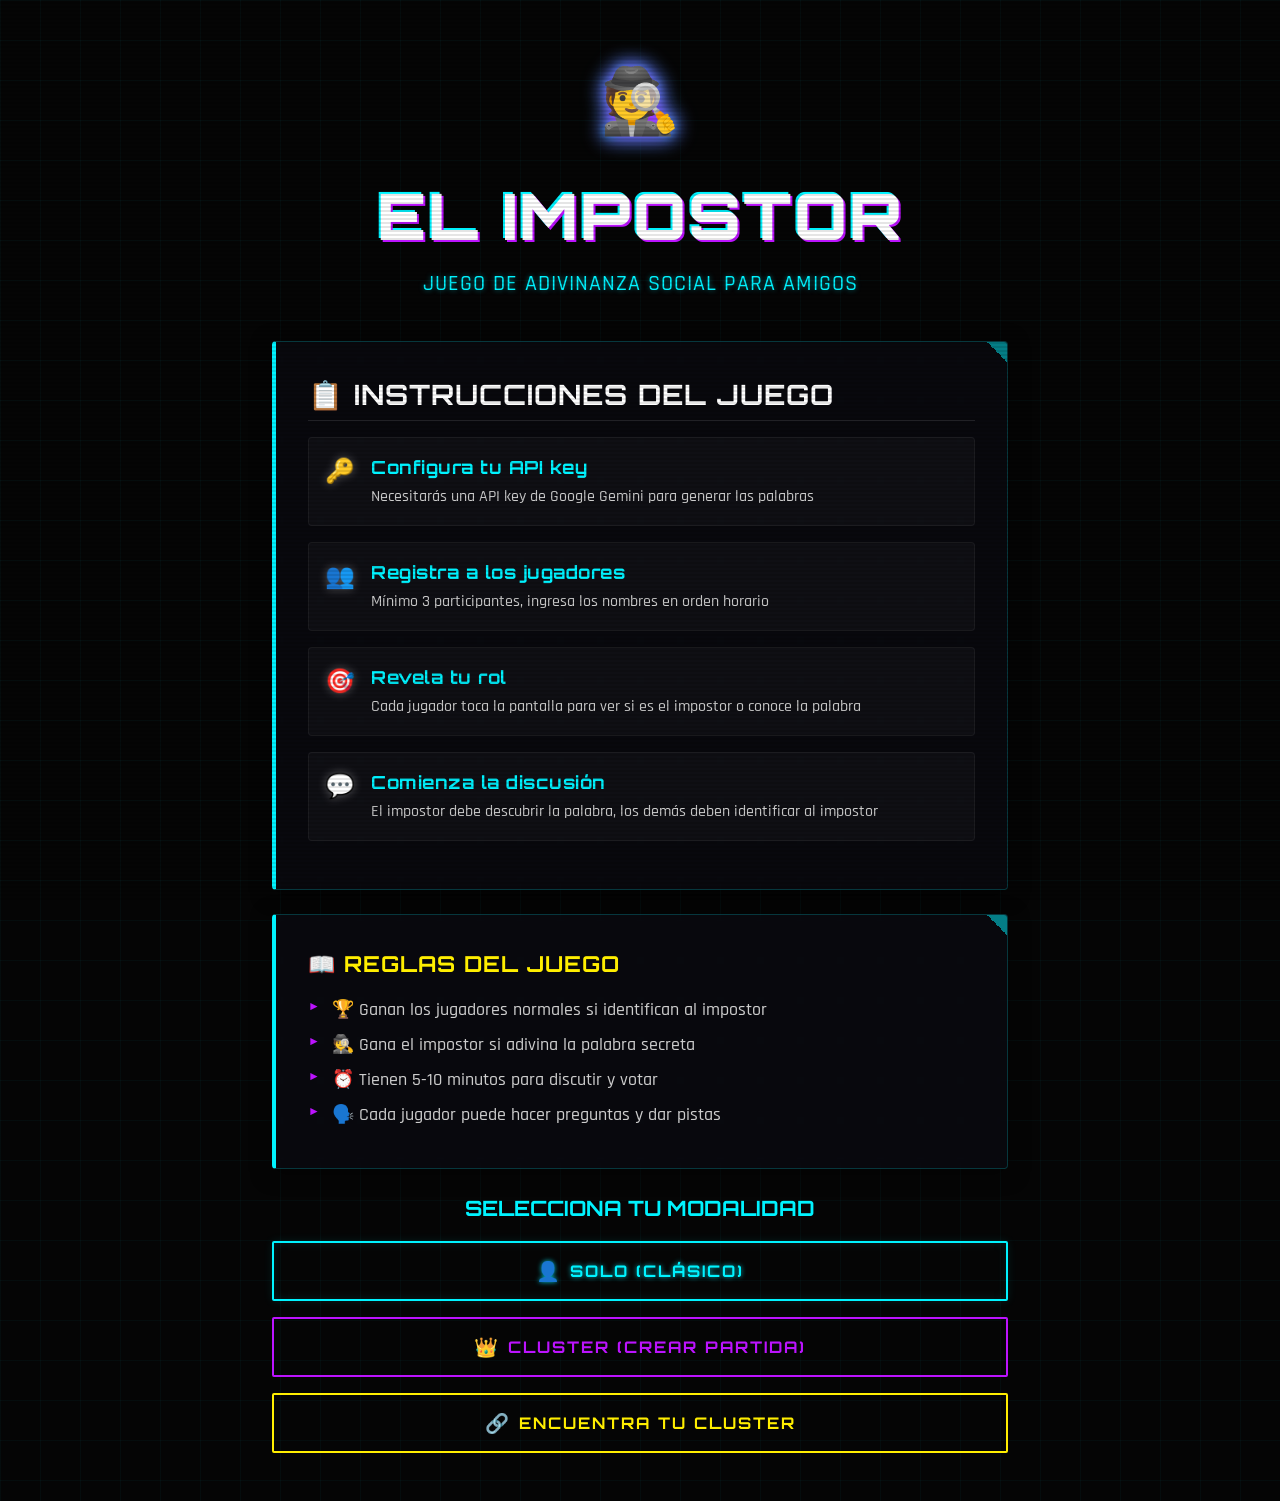
<file: index.html>
<!DOCTYPE html>
<html lang="es">
<head>
    <meta charset="UTF-8">
    <meta name="viewport" content="width=device-width, initial-scale=1.0, viewport-fit=cover">
    <title>🕵️ El Impostor - Juego de Adivinanza</title>
    <meta name="description" content="Juego social donde un impostor debe descubrir la palabra secreta mientras los demás intentan identificarlo">
    <link rel="stylesheet" href="css/main.css">
    <link rel="stylesheet" href="css/responsive.css">
    <link rel="stylesheet" href="css/animations.css">
    <link rel="preconnect" href="https://fonts.googleapis.com">
    <link rel="preconnect" href="https://fonts.gstatic.com" crossorigin>
    <link href="https://fonts.googleapis.com/css2?family=Orbitron:wght@400;700;900&family=Rajdhani:wght@300;500;700&display=swap" rel="stylesheet">
    <link rel="icon" type="image/svg+xml" href="assets/icons/favicon.svg">
</head>
<body>
    <div class="container">
        <header class="hero-section">
            <div class="logo">🕵️</div>
            <h1>El Impostor</h1>
            <p class="subtitle">Juego de adivinanza social para amigos</p>
        </header>

        <main class="content-section">
            <div class="card">
                <h2>📋 Instrucciones del Juego</h2>
                <ol class="instructions-list">
                    <li>
                        <span class="emoji">🔑</span>
                        <div>
                            <strong>Configura tu API key</strong>
                            <p>Necesitarás una API key de Google Gemini para generar las palabras</p>
                        </div>
                    </li>
                    <li>
                        <span class="emoji">👥</span>
                        <div>
                            <strong>Registra a los jugadores</strong>
                            <p>Mínimo 3 participantes, ingresa los nombres en orden horario</p>
                        </div>
                    </li>
                    <li>
                        <span class="emoji">🎯</span>
                        <div>
                            <strong>Revela tu rol</strong>
                            <p>Cada jugador toca la pantalla para ver si es el impostor o conoce la palabra</p>
                        </div>
                    </li>
                    <li>
                        <span class="emoji">💬</span>
                        <div>
                            <strong>Comienza la discusión</strong>
                            <p>El impostor debe descubrir la palabra, los demás deben identificar al impostor</p>
                        </div>
                    </li>
                </ol>
            </div>

            <div class="card rules-card">
                <h3>📖 Reglas del Juego</h3>
                <ul class="rules-list">
                    <li>🏆 Ganan los jugadores normales si identifican al impostor</li>
                    <li>🕵️ Gana el impostor si adivina la palabra secreta</li>
                    <li>⏰ Tienen 5-10 minutos para discutir y votar</li>
                    <li>🗣️ Cada jugador puede hacer preguntas y dar pistas</li>
                </ul>
            </div>
        </main>

        <footer class="action-section">
            <div class="game-modes">
                <h3 style="text-align: center; margin-bottom: 1rem; color: var(--neon-cyan); text-transform: uppercase; font-family: var(--font-heading);">Selecciona tu Modalidad</h3>
                <div style="display: flex; flex-direction: column; gap: 1rem;">
                    <button id="start-game" class="btn btn-primary">
                        <span class="btn-icon">👤</span>
                        Solo (Clásico)
                    </button>
                    <button id="start-cluster-host" class="btn btn-secondary" style="border-color: var(--neon-pink); color: var(--neon-pink);">
                        <span class="btn-icon">👑</span>
                        Cluster (Crear Partida)
                    </button>
                    <button id="start-cluster-join" class="btn btn-secondary" style="border-color: var(--neon-yellow); color: var(--neon-yellow);">
                        <span class="btn-icon">🔗</span>
                        Encuentra tu Cluster
                    </button>
                </div>
            </div>
        </footer>
    </div>

    <script src="js/storage.js"></script>
    <script src="js/main.js"></script>
</body>
</html>
</file>
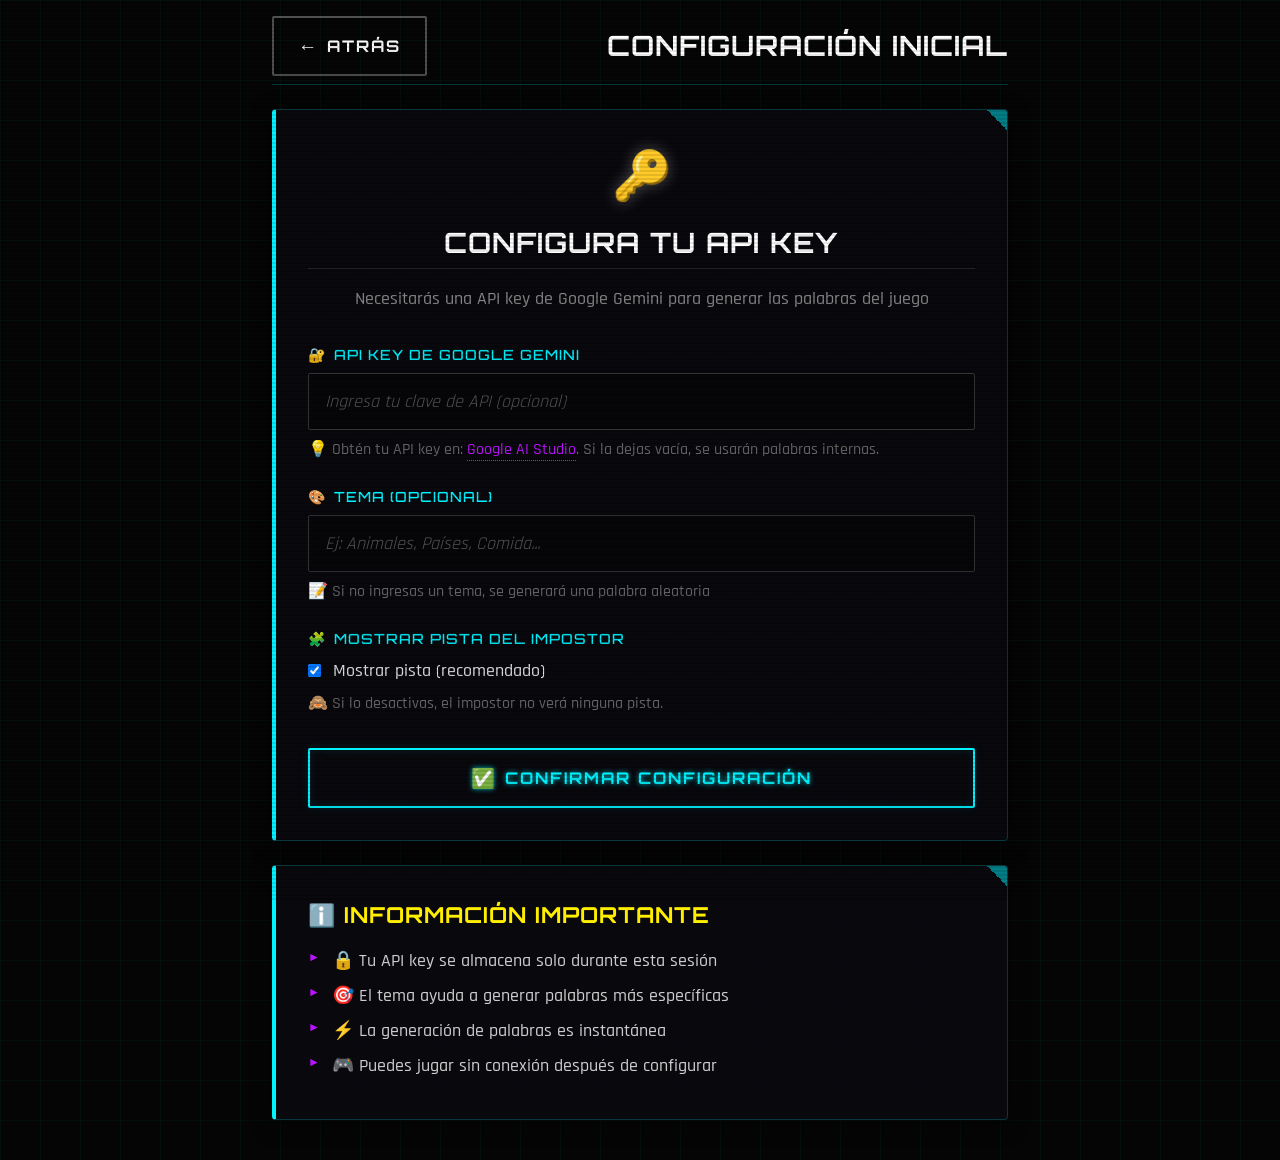
<file: config.html>
<!DOCTYPE html>
<html lang="es">
<head>
    <meta charset="UTF-8">
    <meta name="viewport" content="width=device-width, initial-scale=1.0, viewport-fit=cover">
    <title>🔧 Configuración - El Impostor</title>
    <meta name="description" content="Configura tu API key de Google Gemini para comenzar a jugar">
    <link rel="stylesheet" href="css/main.css">
    <link rel="stylesheet" href="css/responsive.css">
    <link rel="stylesheet" href="css/animations.css">
    <link rel="preconnect" href="https://fonts.googleapis.com">
    <link rel="preconnect" href="https://fonts.gstatic.com" crossorigin>
    <link href="https://fonts.googleapis.com/css2?family=Orbitron:wght@400;700;900&family=Rajdhani:wght@300;500;700&display=swap" rel="stylesheet">
    <link rel="icon" type="image/svg+xml" href="assets/icons/favicon.svg">
</head>
<body>
    <div class="container">
        <header class="page-header">
            <button id="back-btn" class="btn btn-secondary">
                <span class="btn-icon">←</span>
                Atrás
            </button>
            <h1>Configuración Inicial</h1>
        </header>

        <main class="content-section">
            <div class="card">
                <div class="form-header">
                    <span class="emoji">🔑</span>
                    <h2>Configura tu API key</h2>
                    <p>Necesitarás una API key de Google Gemini para generar las palabras del juego</p>
                </div>

                <form id="config-form" class="config-form">
                    <div class="form-group">
                        <label for="api-key" class="form-label">
                            <span class="label-icon">🔐</span>
                            API Key de Google Gemini
                        </label>
                        <input 
                            type="password" 
                            id="api-key" 
                            class="form-input" 
                            placeholder="Ingresa tu clave de API (opcional)"
                            autocomplete="off"
                        >
                        <div class="input-help">
                            <p>💡 Obtén tu API key en: <a href="https://makersuite.google.com/app/apikey" target="_blank" rel="noopener">Google AI Studio</a>. Si la dejas vacía, se usarán palabras internas.</p>
                        </div>
                        <div id="api-error" class="error-message"></div>
                    </div>

                    <div class="form-group">
                        <label for="theme" class="form-label">
                            <span class="label-icon">🎨</span>
                            Tema (opcional)
                        </label>
                        <input 
                            type="text" 
                            id="theme" 
                            class="form-input" 
                            placeholder="Ej: Animales, Países, Comida..."
                            autocomplete="off"
                        >
                        <div class="input-help">
                            <p>📝 Si no ingresas un tema, se generará una palabra aleatoria</p>
                        </div>
                    </div>

                    <div class="form-group">
                        <label for="show-hints" class="form-label">
                            <span class="label-icon">🧩</span>
                            Mostrar pista del impostor
                        </label>
                        <label style="display:flex; align-items:center; gap:12px; cursor:pointer; user-select:none;">
                            <input type="checkbox" id="show-hints" checked>
                            <span>Mostrar pista (recomendado)</span>
                        </label>
                        <div class="input-help">
                            <p>🙈 Si lo desactivas, el impostor no verá ninguna pista.</p>
                        </div>
                    </div>

                    <div class="form-actions">
                        <button type="submit" class="btn btn-primary">
                            <span class="btn-icon">✅</span>
                            Confirmar Configuración
                        </button>
                    </div>
                </form>
            </div>

            <div class="card info-card">
                <h3>ℹ️ Información Importante</h3>
                <ul class="info-list">
                    <li>🔒 Tu API key se almacena solo durante esta sesión</li>
                    <li>🎯 El tema ayuda a generar palabras más específicas</li>
                    <li>⚡ La generación de palabras es instantánea</li>
                    <li>🎮 Puedes jugar sin conexión después de configurar</li>
                </ul>
            </div>
        </main>
    </div>

    <script src="js/storage.js"></script>
    <script src="js/config.js"></script>
</body>
</html>
</file>
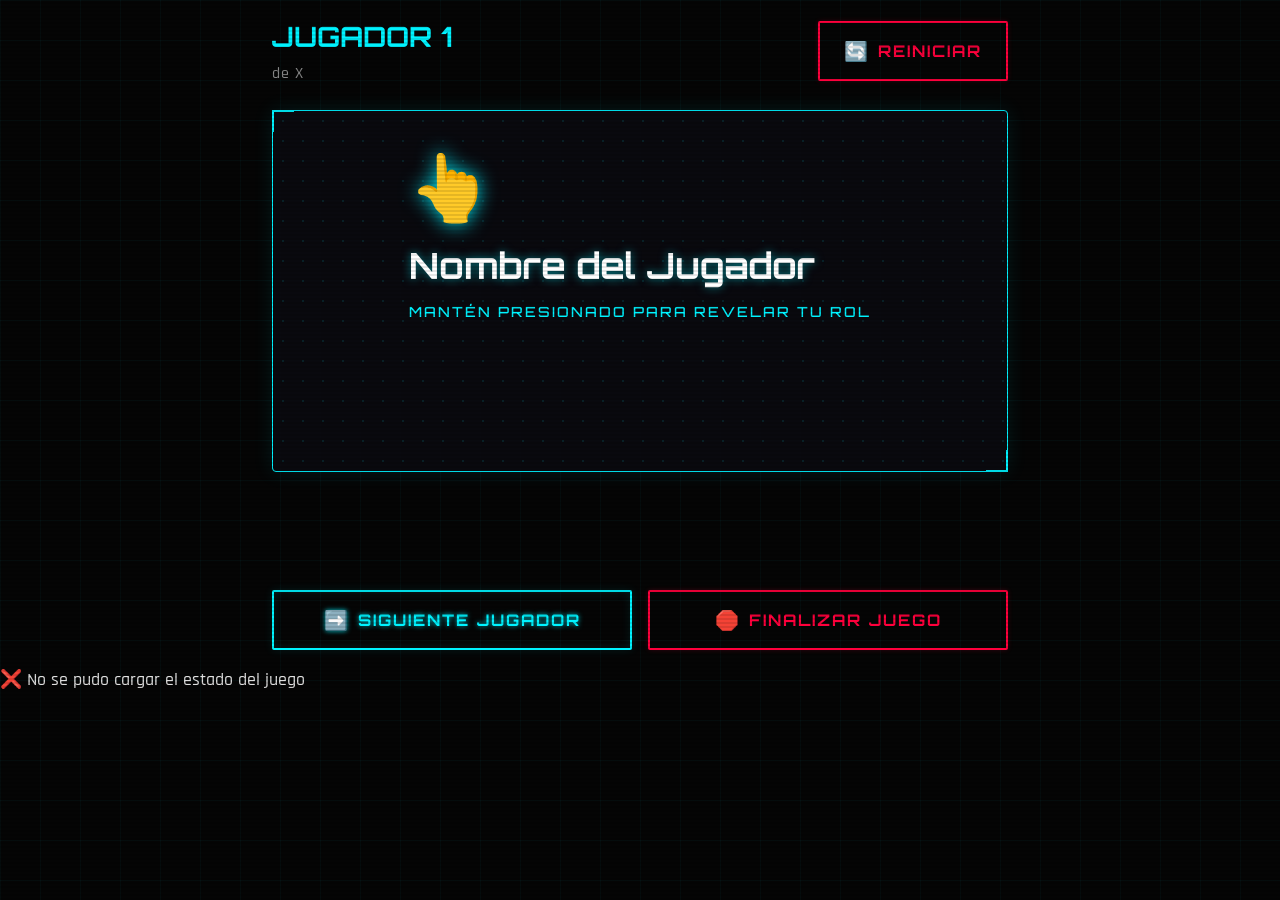
<file: game.html>
<!DOCTYPE html>
<html lang="es">
<head>
    <meta charset="UTF-8">
    <meta name="viewport" content="width=device-width, initial-scale=1.0, viewport-fit=cover">
    <title>🎮 Juego - El Impostor</title>
    <meta name="description" content="Interfaz de revelación de roles para el juego">
    <link rel="stylesheet" href="css/main.css">
    <link rel="stylesheet" href="css/responsive.css">
    <link rel="stylesheet" href="css/animations.css">
    <link rel="preconnect" href="https://fonts.googleapis.com">
    <link rel="preconnect" href="https://fonts.gstatic.com" crossorigin>
    <link href="https://fonts.googleapis.com/css2?family=Orbitron:wght@400;700;900&family=Rajdhani:wght@300;500;700&display=swap" rel="stylesheet">
    <link rel="icon" type="image/svg+xml" href="assets/icons/favicon.svg">
</head>
<body>
    <div class="container">
        <header class="game-header">
            <div class="game-info">
                <span id="current-player-number" class="player-number">Jugador 1</span>
                <span id="total-players" class="total-players">de X</span>
            </div>
            <button id="reset-game" class="btn btn-danger">
                <span class="btn-icon">🔄</span>
                Reiniciar
            </button>
        </header>

        <main class="game-main">
            <div class="reveal-area" id="reveal-area">
                <div class="hold-progress" aria-hidden="true">
                    <svg viewBox="0 0 100 100" preserveAspectRatio="none">
                        <rect x="3" y="3" width="94" height="94" rx="8" ry="8"></rect>
                    </svg>
                </div>
                <div class="reveal-content hidden" id="reveal-content">
                    <!-- El contenido se generará dinámicamente -->
                </div>
                
                <div class="tap-to-reveal" id="tap-to-reveal">
                    <div class="tap-icon">👆</div>
                    <h2 class="tap-title" id="player-name">Nombre del Jugador</h2>
                    <p class="tap-subtitle">Mantén presionado para revelar tu rol</p>
                    <div class="tap-pulse"></div>
                </div>
            </div>

            <div class="game-actions slide-in-up hidden">
                <button id="next-player" class="btn btn-primary enhanced-pulse">
                    <span class="btn-icon">➡️</span>
                    Siguiente Jugador
                </button>
                <button id="show-results" class="btn btn-success hidden">
                    <span class="btn-icon">🏁</span>
                    Ver Resultados
                </button>
                <button id="end-game-early" class="btn btn-danger">
                    <span class="btn-icon">🛑</span>
                    Finalizar Juego
                </button>
            </div>
        </main>

        <div id="game-complete" class="game-complete hidden">
            <div class="complete-card">
                <div class="complete-icon">🎉</div>
                <h2>¡Juego Completado!</h2>
                <p>Todos los jugadores han revelado sus roles</p>
                <div class="complete-actions">
                    <button id="end-game-final" class="btn btn-danger">
                        <span class="btn-icon">🛑</span>
                        Finalizar Juego
                    </button>
                    <button id="new-game" class="btn btn-secondary">
                        <span class="btn-icon">🔄</span>
                        Nuevo Juego
                    </button>
                </div>
            </div>
        </div>

        <div id="results-modal" class="modal hidden">
            <div class="modal-content">
                <div class="modal-header">
                    <h3>📋 Resumen del Juego</h3>
                    <button id="close-modal" class="modal-close">×</button>
                </div>
                <div class="modal-body">
                    <div class="results-summary">
                        <div class="result-item">
                            <span class="result-label">🎯 Palabra secreta:</span>
                            <span id="result-keyword" class="result-value"></span>
                        </div>
                        <div class="result-item">
                            <span class="result-label">🕵️ Impostor:</span>
                            <span id="result-impostor" class="result-value"></span>
                        </div>
                        <div class="result-item">
                            <span class="result-label">💡 Pista para el impostor:</span>
                            <span id="result-hint" class="result-value"></span>
                        </div>
                    </div>
                </div>
                <div class="modal-footer">
                    <button id="continue-discussion" class="btn btn-primary">
                        <span class="btn-icon">💬</span>
                        Continuar con la discusión
                    </button>
                </div>
            </div>
        </div>
    </div>

    <script src="js/storage.js"></script>
    <script src="js/gemini.js"></script>
    <script src="js/game.js"></script>
</body>
</html>
</file>
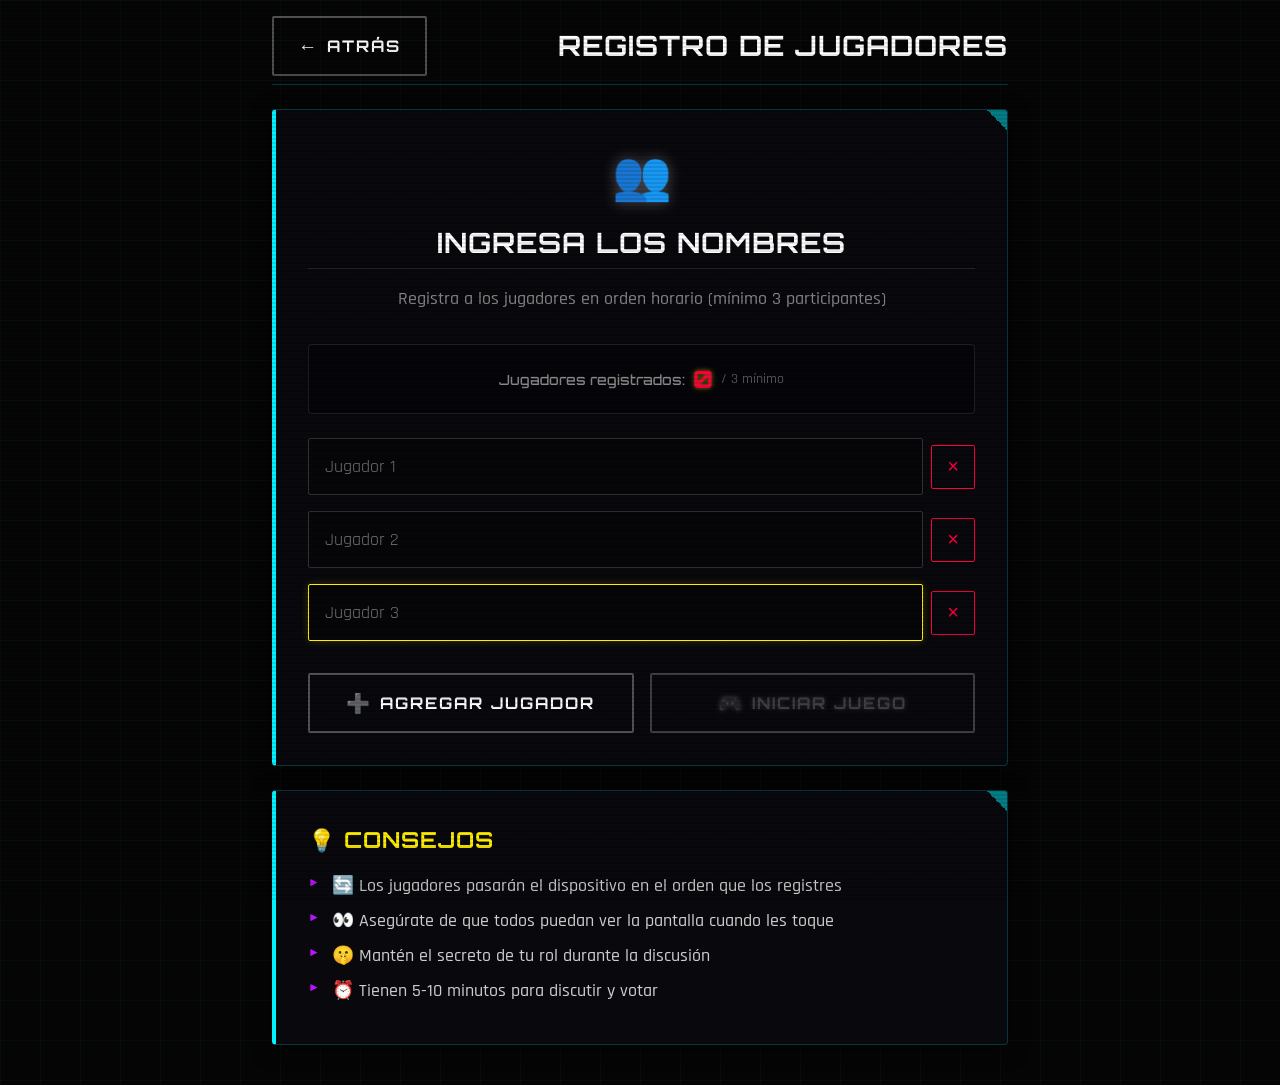
<file: players.html>
<!DOCTYPE html>
<html lang="es">
<head>
    <meta charset="UTF-8">
    <meta name="viewport" content="width=device-width, initial-scale=1.0, viewport-fit=cover">
    <title>👥 Jugadores - El Impostor</title>
    <meta name="description" content="Registra a los participantes del juego">
    <link rel="stylesheet" href="css/main.css">
    <link rel="stylesheet" href="css/responsive.css">
    <link rel="stylesheet" href="css/animations.css">
    <link rel="preconnect" href="https://fonts.googleapis.com">
    <link rel="preconnect" href="https://fonts.gstatic.com" crossorigin>
    <link href="https://fonts.googleapis.com/css2?family=Orbitron:wght@400;700;900&family=Rajdhani:wght@300;500;700&display=swap" rel="stylesheet">
    <link rel="icon" type="image/svg+xml" href="assets/icons/favicon.svg">
</head>
<body>
    <div class="container">
        <header class="page-header">
            <button id="back-btn" class="btn btn-secondary">
                <span class="btn-icon">←</span>
                Atrás
            </button>
            <h1>Registro de Jugadores</h1>
        </header>

        <main class="content-section">
            <div class="card">
                <div class="form-header">
                    <span class="emoji">👥</span>
                    <h2>Ingresa los nombres</h2>
                    <p>Registra a los jugadores en orden horario (mínimo 3 participantes)</p>
                </div>

                <div id="player-counter" class="player-counter">
                    <span class="counter-label">Jugadores registrados:</span>
                    <span id="player-count" class="counter-number">0</span>
                    <span class="counter-min">/ 3 mínimo</span>
                </div>

                <form id="players-form" class="players-form">
                    <div id="players-list" class="players-list">
                        <!-- Los campos de jugadores se generarán dinámicamente -->
                    </div>

                    <div class="form-actions">
                        <button type="button" id="add-player" class="btn btn-secondary">
                            <span class="btn-icon">➕</span>
                            Agregar Jugador
                        </button>
                        <button type="submit" id="start-game-btn" class="btn btn-primary" disabled>
                            <span class="btn-icon">🎮</span>
                            Iniciar Juego
                        </button>
                    </div>
                </form>
            </div>

            <div class="card tips-card">
                <h3>💡 Consejos</h3>
                <ul class="tips-list">
                    <li>🔄 Los jugadores pasarán el dispositivo en el orden que los registres</li>
                    <li>👀 Asegúrate de que todos puedan ver la pantalla cuando les toque</li>
                    <li>🤫 Mantén el secreto de tu rol durante la discusión</li>
                    <li>⏰ Tienen 5-10 minutos para discutir y votar</li>
                </ul>
            </div>
        </main>
    </div>

    <script src="js/storage.js"></script>
    <script src="js/players.js"></script>
</body>
</html>
</file>
<file: css/main.css>
/* ===== RESET Y VARIABLES CYBERPUNK ===== */
* {
    margin: 0;
    padding: 0;
    box-sizing: border-box;
}

:root {
    /* Paleta Cyberpunk */
    --bg-dark: #050505;
    --bg-panel: rgba(10, 10, 16, 0.85);
    --neon-cyan: #00f3ff;
    --neon-pink: #bc13fe;
    --neon-yellow: #ffee00;
    --neon-green: #00ff41;
    --neon-red: #ff003c;
    
    /* Colores de estado (mapeados a la paleta) */
    --success: var(--neon-green);
    --error: var(--neon-red);
    --warning: var(--neon-yellow);
    --info: var(--neon-cyan);
    
    /* Tipografía */
    --font-heading: 'Orbitron', sans-serif;
    --font-body: 'Rajdhani', sans-serif;
    
    --font-size-xs: 12px;
    --font-size-sm: 16px;
    --font-size-base: 18px;
    --font-size-lg: 22px;
    --font-size-xl: 28px;
    --font-size-2xl: 36px;
    
    /* Espaciado */
    --spacing-xs: 4px;
    --spacing-sm: 8px;
    --spacing-md: 16px;
    --spacing-lg: 24px;
    --spacing-xl: 32px;
    --spacing-2xl: 48px;
    
    /* Bordes y Efectos */
    --border-radius: 4px; /* Bordes más rectos */
    --border-radius-sm: 2px;
    --border-radius-lg: 8px;
    
    --glow-cyan: 0 0 10px rgba(0, 243, 255, 0.5), 0 0 20px rgba(0, 243, 255, 0.3);
    --glow-pink: 0 0 10px rgba(188, 19, 254, 0.5), 0 0 20px rgba(188, 19, 254, 0.3);
    
    /* Transiciones */
    --transition-fast: 0.15s ease-out;
    --transition-normal: 0.3s ease-out;
}

/* ===== ESTILOS BASE ===== */
html {
    font-size: 16px;
    -webkit-text-size-adjust: 100%;
    -webkit-tap-highlight-color: transparent;
}

body {
    font-family: var(--font-body);
    font-size: var(--font-size-base);
    font-weight: 500;
    line-height: 1.5;
    color: #e0e0e0;
    background-color: var(--bg-dark);
    /* Grid background */
    background-image: 
        linear-gradient(rgba(0, 243, 255, 0.03) 1px, transparent 1px),
        linear-gradient(90deg, rgba(0, 243, 255, 0.03) 1px, transparent 1px);
    background-size: 40px 40px;
    min-height: 100vh;
    padding: env(safe-area-inset-top) env(safe-area-inset-right) env(safe-area-inset-bottom) env(safe-area-inset-left);
    overflow-x: hidden;
}

/* Scanline overlay (pseudo-element on body) */
body::after {
    content: "";
    position: fixed;
    top: 0;
    left: 0;
    width: 100%;
    height: 100%;
    background: linear-gradient(rgba(18, 16, 16, 0) 50%, rgba(0, 0, 0, 0.1) 50%);
    background-size: 100% 4px;
    pointer-events: none;
    z-index: 9999;
}

/* ===== CONTENEDOR PRINCIPAL ===== */
.container {
    max-width: 480px;
    margin: 0 auto;
    padding: var(--spacing-md);
    min-height: 100vh;
    display: flex;
    flex-direction: column;
    position: relative;
    z-index: 1;
}

/* ===== HEADER ===== */
.hero-section {
    text-align: center;
    padding: var(--spacing-xl) 0;
}

.logo {
    font-size: 64px;
    margin-bottom: var(--spacing-md);
    text-shadow: 0 0 20px var(--neon-pink);
    filter: drop-shadow(0 0 5px var(--neon-cyan));
    animation: float 4s ease-in-out infinite;
}

.hero-section h1 {
    font-family: var(--font-heading);
    font-size: 42px;
    font-weight: 900;
    text-transform: uppercase;
    letter-spacing: 2px;
    margin-bottom: var(--spacing-xs);
    
    /* Cyberpunk Text Effect */
    color: #fff;
    text-shadow: 
        2px 2px 0px var(--neon-pink),
        -2px -2px 0px var(--neon-cyan);
}

.subtitle {
    font-family: var(--font-body);
    font-size: var(--font-size-lg);
    color: var(--neon-cyan);
    text-transform: uppercase;
    letter-spacing: 1px;
    text-shadow: 0 0 5px rgba(0, 243, 255, 0.5);
}

.page-header {
    display: flex;
    align-items: center;
    justify-content: space-between;
    margin-bottom: var(--spacing-lg);
    padding-top: var(--spacing-md);
    border-bottom: 1px solid rgba(0, 243, 255, 0.2);
    padding-bottom: var(--spacing-sm);
}

.page-header h1 {
    font-family: var(--font-heading);
    font-size: var(--font-size-xl);
    color: #fff;
    text-transform: uppercase;
    letter-spacing: 1px;
}

.game-header {
    display: flex;
    align-items: center;
    justify-content: space-between;
    margin-bottom: var(--spacing-lg);
    padding-top: var(--spacing-md);
}

.game-complete {
    position: fixed;
    inset: 0;
    padding: calc(env(safe-area-inset-top) + var(--spacing-md)) calc(env(safe-area-inset-right) + var(--spacing-md)) calc(env(safe-area-inset-bottom) + var(--spacing-md)) calc(env(safe-area-inset-left) + var(--spacing-md));
    display: flex;
    align-items: center;
    justify-content: center;
    z-index: 50;
    background: rgba(0, 0, 0, 0.6);
    backdrop-filter: blur(6px);
}

.complete-card {
    width: min(520px, 100%);
    border: 1px solid rgba(0, 243, 255, 0.2);
    border-radius: var(--border-radius);
    background: rgba(10, 10, 20, 0.85);
    box-shadow: 0 0 25px rgba(0, 243, 255, 0.12);
    padding: var(--spacing-lg);
    text-align: center;
}

.complete-icon {
    font-size: 44px;
    margin-bottom: var(--spacing-sm);
}

.complete-card h2 {
    margin-top: 0;
}

.complete-actions {
    margin-top: var(--spacing-lg);
    display: grid;
    grid-template-columns: 1fr;
    gap: 12px;
}

.game-info {
    font-family: var(--font-heading);
    color: var(--neon-cyan);
}

.player-number {
    font-size: var(--font-size-xl);
    font-weight: 700;
    display: block;
    text-transform: uppercase;
}

.total-players {
    font-family: var(--font-body);
    font-size: var(--font-size-sm);
    color: #888;
    letter-spacing: 1px;
}

/* ===== TARJETAS ===== */
.card {
    background: var(--bg-panel);
    border: 1px solid rgba(0, 243, 255, 0.2);
    border-left: 4px solid var(--neon-cyan);
    border-radius: var(--border-radius);
    padding: var(--spacing-lg);
    margin-bottom: var(--spacing-lg);
    box-shadow: 0 4px 20px rgba(0, 0, 0, 0.5);
    backdrop-filter: blur(5px);
    position: relative;
    overflow: hidden;
}

/* Tech decoration corner */
.card::before {
    content: '';
    position: absolute;
    top: 0;
    right: 0;
    width: 20px;
    height: 20px;
    background: linear-gradient(45deg, transparent 50%, var(--neon-cyan) 50%);
    opacity: 0.5;
}

.card h2, .card h3 {
    font-family: var(--font-heading);
    margin-bottom: var(--spacing-md);
    color: #fff;
    text-transform: uppercase;
    letter-spacing: 1px;
}

.card h2 {
    font-size: var(--font-size-xl);
    border-bottom: 1px solid rgba(255, 255, 255, 0.1);
    padding-bottom: var(--spacing-xs);
}

.card h3 {
    font-size: var(--font-size-lg);
    color: var(--neon-yellow);
}

/* ===== LISTAS ===== */
.instructions-list,
.rules-list,
.tips-list,
.info-list {
    list-style: none;
}

.instructions-list li {
    display: flex;
    align-items: flex-start;
    margin-bottom: var(--spacing-md);
    padding: var(--spacing-md);
    background: rgba(255, 255, 255, 0.03);
    border: 1px solid rgba(255, 255, 255, 0.05);
    border-radius: var(--border-radius);
    transition: all var(--transition-fast);
}

.instructions-list li:hover {
    border-color: var(--neon-cyan);
    box-shadow: inset 0 0 10px rgba(0, 243, 255, 0.1);
}

.instructions-list .emoji {
    font-size: 24px;
    margin-right: var(--spacing-md);
    filter: drop-shadow(0 0 5px rgba(255, 255, 255, 0.3));
}

.instructions-list strong {
    display: block;
    margin-bottom: 4px;
    color: var(--neon-cyan);
    font-family: var(--font-heading);
    letter-spacing: 0.5px;
}

.instructions-list p {
    color: #ccc;
    font-size: 16px;
    margin: 0;
}

.rules-list li,
.tips-list li,
.info-list li {
    margin-bottom: var(--spacing-sm);
    padding-left: var(--spacing-lg);
    position: relative;
    color: #ccc;
}

.rules-list li::before,
.tips-list li::before,
.info-list li::before {
    content: "►";
    color: var(--neon-pink);
    font-size: 12px;
    position: absolute;
    left: 0;
    top: 2px;
}

/* ===== FORMULARIOS ===== */
.form-header {
    text-align: center;
    margin-bottom: var(--spacing-xl);
}

.form-header .emoji {
    font-size: 48px;
    margin-bottom: var(--spacing-sm);
    display: block;
    text-shadow: 0 0 15px rgba(255, 255, 255, 0.3);
}

.form-header p {
    color: #888;
    margin: 0;
}

.form-group {
    margin-bottom: var(--spacing-lg);
}

.form-label {
    display: flex;
    align-items: center;
    margin-bottom: var(--spacing-sm);
    font-family: var(--font-heading);
    font-size: 14px;
    color: var(--neon-cyan);
    text-transform: uppercase;
    letter-spacing: 1px;
}

.label-icon {
    margin-right: var(--spacing-sm);
}

.form-input {
    width: 100%;
    padding: var(--spacing-md);
    background: rgba(0, 0, 0, 0.3);
    border: 1px solid #333;
    border-radius: var(--border-radius-sm);
    color: #fff;
    font-family: 'Share Tech Mono', monospace; /* Fallback monospace */
    font-family: var(--font-body);
    font-size: var(--font-size-base);
    transition: all var(--transition-fast);
}

.form-input:focus {
    outline: none;
    border-color: var(--neon-cyan);
    box-shadow: 0 0 10px rgba(0, 243, 255, 0.2);
    background: rgba(0, 243, 255, 0.05);
}

.form-input::placeholder {
    color: #555;
    font-style: italic;
}

.input-help {
    margin-top: var(--spacing-sm);
    font-size: var(--font-size-sm);
    color: #666;
}

.input-help a {
    color: var(--neon-pink);
    text-decoration: none;
    border-bottom: 1px dotted var(--neon-pink);
}

.error-message {
    margin-top: var(--spacing-sm);
    padding: var(--spacing-sm);
    background: rgba(255, 0, 60, 0.1);
    border: 1px solid var(--neon-red);
    color: var(--neon-red);
    font-size: var(--font-size-sm);
    text-transform: uppercase;
    letter-spacing: 0.5px;
    display: none;
}

.error-message.show {
    display: block;
    animation: shake 0.4s cubic-bezier(.36,.07,.19,.97) both;
}

/* ===== BOTONES CYBERPUNK ===== */
.btn {
    display: inline-flex;
    align-items: center;
    justify-content: center;
    padding: var(--spacing-md) var(--spacing-lg);
    background: transparent;
    border: 2px solid transparent;
    border-radius: var(--border-radius-sm);
    font-family: var(--font-heading);
    font-size: 16px;
    font-weight: 700;
    text-transform: uppercase;
    letter-spacing: 2px;
    cursor: pointer;
    transition: all 0.2s;
    touch-action: manipulation;
    user-select: none;
    position: relative;
    overflow: hidden;
    min-height: 50px;
}

/* Botón Primario (Cian) */
.btn-primary {
    color: var(--neon-cyan);
    border-color: var(--neon-cyan);
    box-shadow: 0 0 10px rgba(0, 243, 255, 0.1), inset 0 0 10px rgba(0, 243, 255, 0.1);
    text-shadow: 0 0 5px rgba(0, 243, 255, 0.8);
}

.btn-primary:hover:not(:disabled) {
    background: var(--neon-cyan);
    color: #000;
    box-shadow: 0 0 20px rgba(0, 243, 255, 0.6);
}

/* Botón Secundario (Gris/Blanco) */
.btn-secondary {
    color: #fff;
    border-color: rgba(255, 255, 255, 0.3);
}

.btn-secondary:hover:not(:disabled) {
    border-color: #fff;
    background: rgba(255, 255, 255, 0.1);
    box-shadow: 0 0 10px rgba(255, 255, 255, 0.2);
}

/* Botón Peligro (Rojo) */
.btn-danger {
    color: var(--neon-red);
    border-color: var(--neon-red);
    box-shadow: 0 0 5px rgba(255, 0, 60, 0.2);
}

.btn-danger:hover:not(:disabled) {
    background: var(--neon-red);
    color: #fff;
    box-shadow: 0 0 15px rgba(255, 0, 60, 0.5);
}

/* Botón Éxito (Verde/Rosa en este tema para contraste) */
.btn-success {
    color: var(--neon-pink);
    border-color: var(--neon-pink);
    box-shadow: 0 0 5px rgba(188, 19, 254, 0.2);
}

.btn-success:hover:not(:disabled) {
    background: var(--neon-pink);
    color: #fff;
    box-shadow: 0 0 15px rgba(188, 19, 254, 0.5);
}

/* Botón Advertencia (Amarillo) */
.btn-warning {
    color: var(--neon-yellow);
    border-color: var(--neon-yellow);
    box-shadow: 0 0 10px rgba(255, 238, 0, 0.12), inset 0 0 10px rgba(255, 238, 0, 0.08);
    text-shadow: 0 0 5px rgba(255, 238, 0, 0.65);
}

.btn-warning:hover:not(:disabled) {
    background: var(--neon-yellow);
    color: #000;
    box-shadow: 0 0 20px rgba(255, 238, 0, 0.55);
}

.btn:disabled {
    opacity: 0.3;
    cursor: not-allowed;
    filter: grayscale(100%);
    box-shadow: none;
}

.btn-icon {
    margin-right: 8px;
    font-size: 1.2em;
}

.keep-awake-indicator {
    display: flex;
    align-items: center;
    justify-content: center;
    gap: 10px;
    margin-top: var(--spacing-md);
    padding: var(--spacing-sm);
    border: 1px solid rgba(255, 255, 255, 0.12);
    border-radius: var(--border-radius);
    background: rgba(0, 0, 0, 0.25);
    font-family: var(--font-heading);
    font-size: 12px;
    letter-spacing: 1px;
    text-transform: uppercase;
    color: #888;
}

.keep-awake-dot {
    width: 10px;
    height: 10px;
    border-radius: 50%;
    background: var(--neon-cyan);
    box-shadow: 0 0 10px rgba(0, 243, 255, 0.6);
    animation: keepAwakePulse 1.5s ease-in-out infinite;
}

.keep-awake-indicator[data-state="active"] {
    color: var(--neon-cyan);
    border-color: rgba(0, 243, 255, 0.25);
}

.keep-awake-indicator[data-state="unsupported"] {
    color: #999;
    border-color: rgba(255, 255, 255, 0.12);
}

@keyframes keepAwakePulse {
    0%, 100% {
        transform: scale(0.85);
        opacity: 0.5;
    }
    50% {
        transform: scale(1.1);
        opacity: 1;
    }
}

/* ===== ACCIONES ===== */
.form-actions,
.game-actions {
    display: flex;
    gap: var(--spacing-md);
    margin-top: var(--spacing-xl);
}

.form-actions .btn,
.game-actions .btn {
    flex: 1;
}

.action-section {
    margin-top: auto;
    padding-bottom: var(--spacing-xl);
}

/* ===== CONTADOR DE JUGADORES ===== */
.player-counter {
    display: flex;
    align-items: center;
    justify-content: center;
    margin-bottom: var(--spacing-lg);
    padding: var(--spacing-md);
    background: rgba(0, 0, 0, 0.3);
    border: 1px solid rgba(255, 255, 255, 0.1);
    border-radius: var(--border-radius);
}

.counter-label {
    color: #888;
    margin-right: var(--spacing-sm);
    font-family: var(--font-heading);
    font-size: 14px;
}

.counter-number {
    font-family: var(--font-heading);
    font-size: 24px;
    font-weight: 700;
    color: var(--neon-yellow);
    margin-right: var(--spacing-sm);
    text-shadow: 0 0 5px rgba(255, 238, 0, 0.5);
}

.counter-min {
    color: #555;
    font-size: 14px;
}

/* ===== LISTA DE JUGADORES ===== */
.players-list {
    margin-bottom: var(--spacing-lg);
}

.player-input-group {
    display: flex;
    align-items: center;
    margin-bottom: var(--spacing-md);
    gap: var(--spacing-sm);
}

.player-input {
    flex: 1;
    padding: var(--spacing-md);
    background: rgba(0, 0, 0, 0.3);
    border: 1px solid #333;
    border-radius: var(--border-radius-sm);
    color: #fff;
    font-family: var(--font-body);
    font-size: 18px;
    transition: all 0.2s;
}

.player-input:focus {
    outline: none;
    border-color: var(--neon-yellow);
    box-shadow: 0 0 8px rgba(255, 238, 0, 0.2);
}

.remove-player {
    background: transparent;
    color: var(--neon-red);
    border: 1px solid var(--neon-red);
    border-radius: var(--border-radius-sm);
    width: 44px;
    height: 44px;
    display: flex;
    align-items: center;
    justify-content: center;
    cursor: pointer;
    font-size: 20px;
    transition: all 0.2s;
}

.remove-player:hover {
    background: var(--neon-red);
    color: #fff;
    box-shadow: 0 0 10px rgba(255, 0, 60, 0.4);
}

/* ===== ÁREA DE REVELACIÓN ===== */
.reveal-area {
    background: rgba(10, 10, 16, 0.9);
    border: 1px solid var(--neon-cyan);
    border-radius: var(--border-radius);
    min-height: 60vh;
    display: flex;
    align-items: center;
    justify-content: center;
    position: relative;
    cursor: pointer;
    user-select: none;
    touch-action: manipulation;
    box-shadow: 0 0 20px rgba(0, 243, 255, 0.1);
    margin-bottom: var(--spacing-lg);
    
    /* Grid interior sutil */
    background-image: radial-gradient(rgba(0, 243, 255, 0.1) 1px, transparent 1px);
    background-size: 20px 20px;
}

.hold-progress {
    position: absolute;
    inset: 0;
    pointer-events: none;
    z-index: 2;
    opacity: 0;
    transition: opacity 0.15s ease;
}

.reveal-area.hold-active .hold-progress {
    opacity: 1;
}

.hold-progress svg {
    width: 100%;
    height: 100%;
}

.hold-progress rect {
    fill: none;
    stroke: rgba(0, 243, 255, 0.35);
    stroke-width: 4;
    stroke-linecap: round;
    stroke-dasharray: 360;
    stroke-dashoffset: calc(360 * (1 - var(--hold-progress, 0)));
    transition: stroke 0.15s ease;
}

.reveal-area.hold-ready .hold-progress rect {
    stroke: rgba(0, 255, 120, 0.85);
}

/* Esquinas decorativas para el área de revelación */
.reveal-area::before, .reveal-area::after {
    content: '';
    position: absolute;
    width: 20px;
    height: 20px;
    border-color: var(--neon-cyan);
    border-style: solid;
    transition: all 0.3s;
}

.reveal-area::before {
    top: -1px;
    left: -1px;
    border-width: 2px 0 0 2px;
}

.reveal-area::after {
    bottom: -1px;
    right: -1px;
    border-width: 0 2px 2px 0;
}

.reveal-area:active {
    border-color: var(--neon-pink);
    box-shadow: 0 0 30px rgba(188, 19, 254, 0.2);
}

.tap-to-reveal {
    text-align: center;
    padding: var(--spacing-xl);
    transition: opacity var(--transition-normal);
}

.tap-icon {
    font-size: 64px;
    margin-bottom: var(--spacing-lg);
    animation: pulse 2s infinite;
    filter: drop-shadow(0 0 10px var(--neon-cyan));
}

.tap-title {
    font-family: var(--font-heading);
    font-size: var(--font-size-2xl);
    color: #fff;
    margin-bottom: var(--spacing-sm);
    text-shadow: 0 0 10px rgba(0, 243, 255, 0.5);
}

.tap-subtitle {
    color: var(--neon-cyan);
    font-family: var(--font-heading);
    text-transform: uppercase;
    letter-spacing: 2px;
    font-size: 14px;
}

.tap-pulse {
    width: 150px;
    height: 150px;
    border: 2px solid var(--neon-cyan);
    border-radius: 50%;
    position: absolute;
    top: 50%;
    left: 50%;
    transform: translate(-50%, -50%);
    animation: ripple 2s infinite;
    pointer-events: none;
    opacity: 0;
}

.reveal-content {
    text-align: center;
    padding: var(--spacing-xl);
    width: 100%;
    max-width: 340px;
}

.reveal-content .role-title {
    font-family: var(--font-heading);
    font-size: 42px;
    font-weight: 900;
    margin-bottom: var(--spacing-lg);
    color: #fff;
    text-transform: uppercase;
    text-shadow: 0 0 20px currentColor;
}

.reveal-content .keyword {
    font-family: var(--font-heading);
    font-size: 32px;
    font-weight: 700;
    color: var(--neon-green);
    background: rgba(0, 255, 65, 0.1);
    border: 1px solid var(--neon-green);
    padding: var(--spacing-lg);
    margin-bottom: var(--spacing-md);
    box-shadow: 0 0 15px rgba(0, 255, 65, 0.2);
    text-transform: uppercase;
    letter-spacing: 2px;
}

.reveal-content .hint {
    font-size: 18px;
    color: #ddd;
    background: rgba(255, 255, 255, 0.05);
    border-left: 2px solid var(--neon-yellow);
    padding: var(--spacing-md);
    margin: 0;
    text-align: left;
}

/* Estilo específico para impostor */
.impostor-role {
    color: var(--neon-red) !important;
    text-shadow: 0 0 20px var(--neon-red) !important;
}

/* ===== MODALES ===== */
.modal {
    position: fixed;
    top: 0;
    left: 0;
    width: 100%;
    height: 100%;
    background: rgba(0, 0, 0, 0.9);
    backdrop-filter: blur(8px);
    display: flex;
    align-items: center;
    justify-content: center;
    z-index: 1000;
    padding: var(--spacing-md);
}

.modal-content {
    background: #0a0a10;
    border: 1px solid var(--neon-pink);
    box-shadow: 0 0 30px rgba(188, 19, 254, 0.3);
    max-width: 400px;
    width: 100%;
    max-height: 80vh;
    overflow-y: auto;
}

.modal-header {
    display: flex;
    align-items: center;
    justify-content: space-between;
    padding: var(--spacing-lg);
    border-bottom: 1px solid rgba(188, 19, 254, 0.3);
    background: linear-gradient(90deg, rgba(188, 19, 254, 0.1), transparent);
}

.modal-header h3 {
    margin: 0;
    color: var(--neon-pink);
    font-family: var(--font-heading);
    text-transform: uppercase;
    letter-spacing: 1px;
}

.modal-close {
    background: none;
    border: none;
    font-size: 24px;
    cursor: pointer;
    color: var(--neon-pink);
    transition: transform 0.2s;
}

.modal-close:hover {
    transform: rotate(90deg) scale(1.2);
}

.modal-body {
    padding: var(--spacing-lg);
}

.modal-footer {
    padding: var(--spacing-lg);
    border-top: 1px solid rgba(255, 255, 255, 0.1);
}

/* ===== RESULTADOS ===== */
.results-summary {
    display: flex;
    flex-direction: column;
    gap: var(--spacing-md);
}

.result-item {
    display: flex;
    justify-content: space-between;
    align-items: center;
    padding: var(--spacing-md);
    background: rgba(255, 255, 255, 0.03);
    border-bottom: 1px solid rgba(255, 255, 255, 0.1);
}

.vote-bars {
    margin-top: var(--spacing-lg);
    display: flex;
    flex-direction: column;
    gap: 10px;
}

.vote-bar-row {
    display: grid;
    grid-template-columns: 1fr;
    gap: 6px;
    padding: 10px;
    border: 1px solid rgba(255, 255, 255, 0.08);
    border-radius: var(--border-radius);
    background: rgba(0, 0, 0, 0.2);
}

.vote-bar-meta {
    display: flex;
    justify-content: space-between;
    align-items: baseline;
    gap: 12px;
    color: #ccc;
}

.vote-bar-name {
    font-family: var(--font-heading);
    color: #fff;
    letter-spacing: 1px;
}

.vote-bar-count {
    font-family: var(--font-heading);
    color: var(--neon-yellow);
    letter-spacing: 1px;
    white-space: nowrap;
}

.vote-bar-track {
    width: 100%;
    height: 10px;
    border-radius: 999px;
    background: rgba(255, 255, 255, 0.08);
    overflow: hidden;
}

.vote-bar-fill {
    height: 100%;
    width: 0;
    border-radius: 999px;
    background: linear-gradient(90deg, var(--neon-pink), var(--neon-cyan));
    box-shadow: 0 0 10px rgba(0, 243, 255, 0.25);
    transition: width var(--transition-normal);
}

.result-label {
    font-family: var(--font-heading);
    font-size: 14px;
    color: #888;
    text-transform: uppercase;
}

.result-value {
    font-family: var(--font-heading);
    font-weight: 700;
    font-size: 20px;
    color: #fff;
    text-shadow: 0 0 5px rgba(255, 255, 255, 0.5);
}

#result-keyword { color: var(--neon-green); text-shadow: 0 0 5px var(--neon-green); }
#result-impostor { color: var(--neon-red); text-shadow: 0 0 5px var(--neon-red); }

/* ===== UTILIDADES ===== */
.hidden {
    display: none !important;
}

/* ===== ROOM LIST ===== */
.available-rooms-section {
    margin-top: var(--spacing-lg);
    border-top: 1px solid rgba(255, 255, 255, 0.1);
    padding-top: var(--spacing-lg);
}

.section-title {
    color: var(--neon-cyan);
    font-size: var(--font-size-lg);
    margin-bottom: var(--spacing-md);
    text-align: center;
    text-transform: uppercase;
}

.rooms-list {
    list-style: none;
    max-height: 200px;
    overflow-y: auto;
    background: rgba(0, 0, 0, 0.2);
    border: 1px solid rgba(0, 243, 255, 0.1);
    border-radius: var(--border-radius);
    padding: var(--spacing-sm);
}

.room-item {
    display: flex;
    justify-content: space-between;
    align-items: center;
    padding: var(--spacing-sm) var(--spacing-md);
    border-bottom: 1px solid rgba(255, 255, 255, 0.05);
    transition: background 0.2s;
}

.room-item:last-child {
    border-bottom: none;
}

.room-item:hover {
    background: rgba(0, 243, 255, 0.05);
}

.room-info {
    display: flex;
    flex-direction: column;
}

.room-name {
    color: #fff;
    font-weight: 700;
}

.room-details {
    font-size: 12px;
    color: #888;
}

.join-room-btn {
    padding: 4px 12px;
    font-size: 12px;
    min-height: 30px;
}

.text-center { text-align: center; }
.text-muted { color: #666; font-size: 0.9em; }
.text-success { color: var(--success); }
.text-error { color: var(--error); }
.text-warning { color: var(--warning); }

/* ===== MEDIA QUERIES ===== */
@media (max-width: 375px) {
    .container { padding: var(--spacing-sm); }
    .hero-section h1 { font-size: 32px; }
    .btn { font-size: 14px; padding: 12px; }
}

@media (min-width: 768px) {
    .container {
        max-width: 768px;
        padding: var(--spacing-xl);
    }
    
    .hero-section h1 { font-size: 64px; }
    .card { padding: var(--spacing-xl); }
}
</file>
<file: css/responsive.css>
/* ===== iOS SPECIFIC STYLES ===== */

/* Optimización para dispositivos iOS */
@supports (-webkit-touch-callout: none) {
    /* iOS Safari specific styles */
    body {
        -webkit-text-size-adjust: none;
        -webkit-font-smoothing: antialiased;
        -moz-osx-font-smoothing: grayscale;
    }
    
    /* Prevenir zoom en inputs */
    input, textarea, select {
        font-size: 16px !important;
    }
    
    /* Mejorar rendimiento de animaciones */
    .card, .btn, .reveal-area {
        -webkit-transform: translateZ(0);
        transform: translateZ(0);
        -webkit-backface-visibility: hidden;
        backface-visibility: hidden;
        -webkit-perspective: 1000px;
        perspective: 1000px;
    }
}

/* ===== iPHONE SPECIFIC ===== */

/* iPhone SE, 8, X, 11, 12, 13, 14 */
@media only screen and (max-device-width: 414px) and (-webkit-min-device-pixel-ratio: 2) {
    /* Ajustar espaciado para notch */
    .container {
        padding-top: calc(env(safe-area-inset-top) + 20px);
        padding-bottom: calc(env(safe-area-inset-bottom) + 20px);
    }
    
    /* Optimizar botones para touch */
    .btn {
        min-height: 50px;
        font-size: 17px;
        padding: 12px 24px;
    }
    
    /* Agrandar áreas táctiles */
    .tap-to-reveal {
        padding: 32px 24px;
        min-height: 300px;
        display: flex;
        flex-direction: column;
        justify-content: center;
        align-items: center;
    }
    
    .tap-icon {
        font-size: 80px;
        margin-bottom: 24px;
    }
    
    /* Ajustar tipografía para mejor legibilidad */
    .hero-section h1 {
        font-size: 36px;
        line-height: 1.2;
    }
    
    .subtitle {
        font-size: 20px;
    }
    
    /* Optimizar inputs para iOS */
    .form-input {
        padding: 16px;
        font-size: 17px;
        border-radius: 10px;
    }
    
    .player-input {
        padding: 16px;
        font-size: 17px;
        border-radius: 10px;
    }
}

/* iPhone Plus models */
@media only screen and (min-device-width: 414px) and (max-device-width: 428px) and (-webkit-min-device-pixel-ratio: 3) {
    .container {
        max-width: 428px;
    }
    
    .hero-section {
        padding: 60px 0;
    }
    
    .logo {
        font-size: 72px;
    }
    
    .tap-to-reveal {
        min-height: 350px;
    }
}

/* iPhone 14 Pro, Pro Max */
@media only screen and (min-device-width: 393px) and (max-device-width: 430px) and (-webkit-min-device-pixel-ratio: 3) {
    .container {
        padding-top: calc(env(safe-area-inset-top) + 25px);
    }
    
    .hero-section {
        padding: 70px 0;
    }
    
    .tap-icon {
        font-size: 90px;
    }
}

/* ===== iPAD SPECIFIC ===== */

/* iPad Mini, iPad */
@media only screen and (min-device-width: 768px) and (max-device-width: 1024px) and (-webkit-min-device-pixel-ratio: 2) {
    .container {
        max-width: 768px;
        padding: 40px;
    }
    
    .hero-section {
        padding: 80px 0;
    }
    
    .logo {
        font-size: 96px;
    }
    
    .hero-section h1 {
        font-size: 48px;
    }
    
    .subtitle {
        font-size: 24px;
    }
    
    .tap-to-reveal {
        min-height: 400px;
        padding: 48px;
    }
    
    .tap-icon {
        font-size: 120px;
    }
    
    .tap-title {
        font-size: 32px;
    }
    
    .tap-subtitle {
        font-size: 20px;
    }
    
    /* Optimizar para orientación horizontal */
    @media (orientation: landscape) {
        .container {
            max-width: 1024px;
            padding: 30px 60px;
        }
        
        .hero-section {
            padding: 60px 0;
        }
        
        .tap-to-reveal {
            min-height: 300px;
        }
    }
}

/* iPad Pro */
@media only screen and (min-device-width: 1024px) and (max-device-width: 1366px) and (-webkit-min-device-pixel-ratio: 2) {
    .container {
        max-width: 1024px;
        padding: 60px;
    }
    
    .hero-section {
        padding: 100px 0;
    }
    
    .logo {
        font-size: 120px;
    }
    
    .hero-section h1 {
        font-size: 56px;
    }
    
    .subtitle {
        font-size: 28px;
    }
    
    .tap-to-reveal {
        min-height: 500px;
        padding: 60px;
    }
    
    .tap-icon {
        font-size: 140px;
    }
    
    .tap-title {
        font-size: 36px;
    }
    
    .tap-subtitle {
        font-size: 24px;
    }
    
    /* Orientación horizontal */
    @media (orientation: landscape) {
        .container {
            max-width: 1366px;
            padding: 40px 80px;
        }
        
        .tap-to-reveal {
            min-height: 400px;
        }
    }
}

/* ===== ORIENTATION SPECIFIC ===== */

/* Portrait optimization */
@media (orientation: portrait) {
    .reveal-area {
        min-height: 50vh;
    }
    
    .tap-to-reveal {
        display: flex;
        flex-direction: column;
        justify-content: center;
        align-items: center;
        text-align: center;
    }
}

/* Landscape optimization */
@media (orientation: landscape) {
    .container {
        padding-top: calc(env(safe-area-inset-top) + 10px);
        padding-bottom: calc(env(safe-area-inset-bottom) + 10px);
    }
    
    .hero-section {
        padding: 40px 0;
    }
    
    .tap-to-reveal {
        min-height: 40vh;
        flex-direction: row;
        gap: 40px;
        text-align: left;
    }
    
    .tap-icon {
        margin-bottom: 0;
        margin-right: 20px;
    }
    
    .reveal-area {
        min-height: 40vh;
    }
    
    /* Ajustar layout para landscape */
    .game-main {
        display: flex;
        flex-direction: column;
        justify-content: space-between;
        min-height: 60vh;
    }
}

/* ===== TOUCH OPTIMIZATION ===== */

/* Mejorar responsividad táctil */
@media (hover: none) and (pointer: coarse) {
    /* Aumentar áreas táctiles mínimas */
    .btn {
        min-height: 50px;
        min-width: 100px;
    }
    
    .form-input,
    .player-input {
        min-height: 50px;
    }
    
    .remove-player {
        min-height: 44px;
        min-width: 44px;
    }
    
    /* Eliminar hover effects en dispositivos táctiles */
    .btn:hover:not(:disabled) {
        transform: none;
    }
    
    .card:hover {
        transform: none;
    }
    
    /* Agregar feedback táctil visual */
    .btn:active:not(:disabled) {
        transform: scale(0.98);
        background: var(--primary-dark);
    }
    
    .reveal-area:active {
        transform: scale(0.98);
    }
}

/* ===== HIGH DPI DISPLAYS ===== */

@media (-webkit-min-device-pixel-ratio: 2), (min-resolution: 192dpi) {
    /* Optimizar para pantallas de alta densidad */
    .card {
        box-shadow: 0 4px 20px rgba(0, 0, 0, 0.12);
    }
    
    .btn {
        box-shadow: 0 2px 12px rgba(0, 0, 0, 0.15);
    }
    
    /* Mejorar nitidez de bordes */
    .form-input,
    .player-input {
        border-width: 1px;
    }
}

/* ===== DARK MODE SUPPORT ===== */

@media (prefers-color-scheme: dark) {
    /* No aplicar dark mode ya que el diseño ya es oscuro */
    /* Pero podemos ajustar algunos elementos si es necesario */
}

/* ===== REDUCED MOTION ===== */

@media (prefers-reduced-motion: reduce) {
    /* Desactivar animaciones complejas */
    .tap-icon {
        animation: none;
    }
    
    .tap-pulse {
        animation: none;
    }
    
    .logo {
        animation: none;
    }
    
    .reveal-area {
        transition: none;
    }
}

/* ===== SAFARI SPECIFIC FIXES ===== */

/* Fix para el problema de 100vh en iOS Safari */
@supports (-webkit-appearance: none) {
    .container {
        min-height: -webkit-fill-available;
    }
    
    .reveal-area {
        min-height: 50vh;
        min-height: -webkit-fill-available;
    }
}

/* ===== CHROME iOS FIXES ===== */

/* Fix para Chrome en iOS */
@supports (-webkit-touch-callout: none) {
    /* Prevenir selección de texto no deseada */
    .tap-to-reveal,
    .btn,
    .reveal-area {
        -webkit-user-select: none;
        user-select: none;
        -webkit-touch-callout: none;
    }
    
    /* Mejorar rendimiento de scroll */
    .container {
        -webkit-overflow-scrolling: touch;
    }
}

/* ===== ACCESSIBILITY IMPROVEMENTS ===== */

/* Mejorar contraste para accesibilidad */
@media (prefers-contrast: high) {
    .form-input,
    .player-input {
        border-width: 2px;
        border-color: var(--primary-dark);
    }
    
    .btn {
        border: 2px solid transparent;
    }
    
    .btn-primary {
        border-color: var(--white);
    }
}

/* ===== SAFE AREA INSET SUPPORT ===== */

/* Soporte completo para notch y bordes redondeados */
@supports (padding: env(safe-area-inset-top)) {
    .container {
        padding-left: max(var(--spacing-md), env(safe-area-inset-left));
        padding-right: max(var(--spacing-md), env(safe-area-inset-right));
        padding-top: max(var(--spacing-md), env(safe-area-inset-top));
        padding-bottom: max(var(--spacing-md), env(safe-area-inset-bottom));
    }
    
    .page-header,
    .game-header {
        padding-top: env(safe-area-inset-top);
    }
    
    .action-section {
        padding-bottom: calc(env(safe-area-inset-bottom) + var(--spacing-xl));
    }
}
</file>
<file: css/animations.css>
/* ===== ANIMACIONES ADICIONALES ===== */

/* Animación de entrada de tarjetas */
@keyframes slideInUp {
    from {
        opacity: 0;
        transform: translateY(30px);
    }
    to {
        opacity: 1;
        transform: translateY(0);
    }
}

@keyframes slideInDown {
    from {
        opacity: 0;
        transform: translateY(-30px);
    }
    to {
        opacity: 1;
        transform: translateY(0);
    }
}

@keyframes slideInLeft {
    from {
        opacity: 0;
        transform: translateX(-30px);
    }
    to {
        opacity: 1;
        transform: translateX(0);
    }
}

@keyframes slideInRight {
    from {
        opacity: 0;
        transform: translateX(30px);
    }
    to {
        opacity: 1;
        transform: translateX(0);
    }
}

/* Animación de escalado */
@keyframes scaleIn {
    from {
        opacity: 0;
        transform: scale(0.9);
    }
    to {
        opacity: 1;
        transform: scale(1);
    }
}

@keyframes scaleOut {
    from {
        opacity: 1;
        transform: scale(1);
    }
    to {
        opacity: 0;
        transform: scale(0.9);
    }
}

/* Animación de rotación */
@keyframes rotate {
    from {
        transform: rotate(0deg);
    }
    to {
        transform: rotate(360deg);
    }
}

@keyframes rotateReverse {
    from {
        transform: rotate(360deg);
    }
    to {
        transform: rotate(0deg);
    }
}

/* Animación de aparición suave */
@keyframes fadeInScale {
    from {
        opacity: 0;
        transform: scale(0.95);
    }
    to {
        opacity: 1;
        transform: scale(1);
    }
}

@keyframes fadeOutScale {
    from {
        opacity: 1;
        transform: scale(1);
    }
    to {
        opacity: 0;
        transform: scale(0.95);
    }
}

/* Animación de shake para errores */
@keyframes shake {
    0%, 100% {
        transform: translateX(0);
    }
    10%, 30%, 50%, 70%, 90% {
        transform: translateX(-5px);
    }
    20%, 40%, 60%, 80% {
        transform: translateX(5px);
    }
}

/* Animación de parpadeo */
@keyframes blink {
    0%, 100% {
        opacity: 1;
    }
    50% {
        opacity: 0.3;
    }
}

/* Animación de flotación */
@keyframes float {
    0%, 100% {
        transform: translateY(0px);
    }
    50% {
        transform: translateY(-10px);
    }
}

/* Animación de ripple */
@keyframes ripple {
    0% {
        transform: translate(-50%, -50%) scale(0.5);
        opacity: 0;
    }
    50% {
        opacity: 0.5;
    }
    100% {
        transform: translate(-50%, -50%) scale(1.5);
        opacity: 0;
    }
}

/* ===== CLASES DE ANIMACIÓN ===== */

/* Entradas */
.slide-in-up {
    animation: slideInUp 0.4s ease-out;
}

.slide-in-down {
    animation: slideInDown 0.4s ease-out;
}

.slide-in-left {
    animation: slideInLeft 0.4s ease-out;
}

.slide-in-right {
    animation: slideInRight 0.4s ease-out;
}

.scale-in {
    animation: scaleIn 0.3s ease-out;
}

.fade-in-scale {
    animation: fadeInScale 0.3s ease-out;
}

/* Salidas */
.scale-out {
    animation: scaleOut 0.3s ease-out forwards;
}

.fade-out-scale {
    animation: fadeOutScale 0.3s ease-out forwards;
}

/* Efectos especiales */
.shake {
    animation: shake 0.5s ease-in-out;
}

.blink {
    animation: blink 1s infinite;
}

.float {
    animation: float 3s ease-in-out infinite;
}

.rotate {
    animation: rotate 2s linear infinite;
}

.rotate-reverse {
    animation: rotateReverse 2s linear infinite;
}

/* ===== ANIMACIONES DE CARGA ===== */
@keyframes loading {
    0% {
        transform: rotate(0deg);
    }
    100% {
        transform: rotate(360deg);
    }
}

.loading {
    display: inline-block;
    width: 20px;
    height: 20px;
    border: 3px solid rgba(255, 255, 255, 0.3);
    border-radius: 50%;
    border-top-color: var(--neon-cyan);
    animation: loading 0.8s linear infinite;
}

/* ===== ANIMACIONES DE REVELACIÓN ===== */
@keyframes revealContent {
    0% {
        opacity: 0;
        transform: scale(0.8) rotateY(180deg);
    }
    50% {
        transform: scale(1.05) rotateY(90deg);
    }
    100% {
        opacity: 1;
        transform: scale(1) rotateY(0deg);
    }
}

@keyframes hideContent {
    0% {
        opacity: 1;
        transform: scale(1) rotateY(0deg);
    }
    50% {
        transform: scale(1.05) rotateY(90deg);
    }
    100% {
        opacity: 0;
        transform: scale(0.8) rotateY(180deg);
    }
}

.reveal-animation {
    animation: revealContent 0.6s ease-out;
}

.hide-animation {
    animation: hideContent 0.6s ease-out forwards;
}

/* ===== ANIMACIONES DE NOTIFICACIÓN ===== */
@keyframes notificationSlideIn {
    from {
        opacity: 0;
        transform: translateY(-100%);
    }
    to {
        opacity: 1;
        transform: translateY(0);
    }
}

@keyframes notificationSlideOut {
    from {
        opacity: 1;
        transform: translateY(0);
    }
    to {
        opacity: 0;
        transform: translateY(-100%);
    }
}

.notification-in {
    animation: notificationSlideIn 0.3s ease-out;
}

.notification-out {
    animation: notificationSlideOut 0.3s ease-out forwards;
}

/* ===== ANIMACIONES DE PULSACIÓN MEJORADA ===== */
@keyframes enhancedPulse {
    0% {
        transform: scale(1);
        box-shadow: 0 0 0 0 rgba(0, 243, 255, 0.4);
    }
    70% {
        transform: scale(1.05);
        box-shadow: 0 0 0 10px rgba(0, 243, 255, 0);
    }
    100% {
        transform: scale(1);
        box-shadow: 0 0 0 0 rgba(0, 243, 255, 0);
    }
}

.enhanced-pulse {
    animation: enhancedPulse 2s infinite;
}

@keyframes swipeLeftOut {
    from { opacity: 1; transform: translateX(0); }
    to { opacity: 0; transform: translateX(-40px); }
}

@keyframes swipeLeftIn {
    from { opacity: 0; transform: translateX(40px); }
    to { opacity: 1; transform: translateX(0); }
}

.swipe-left-out { animation: swipeLeftOut 0.25s ease-out forwards; }
.swipe-left-in { animation: swipeLeftIn 0.25s ease-out; }

/* ===== RESPONSIVE PARA ANIMACIONES ===== */
@media (prefers-reduced-motion: reduce) {
    * {
        animation-duration: 0.01ms !important;
        animation-iteration-count: 1 !important;
        transition-duration: 0.01ms !important;
    }
}
</file>
